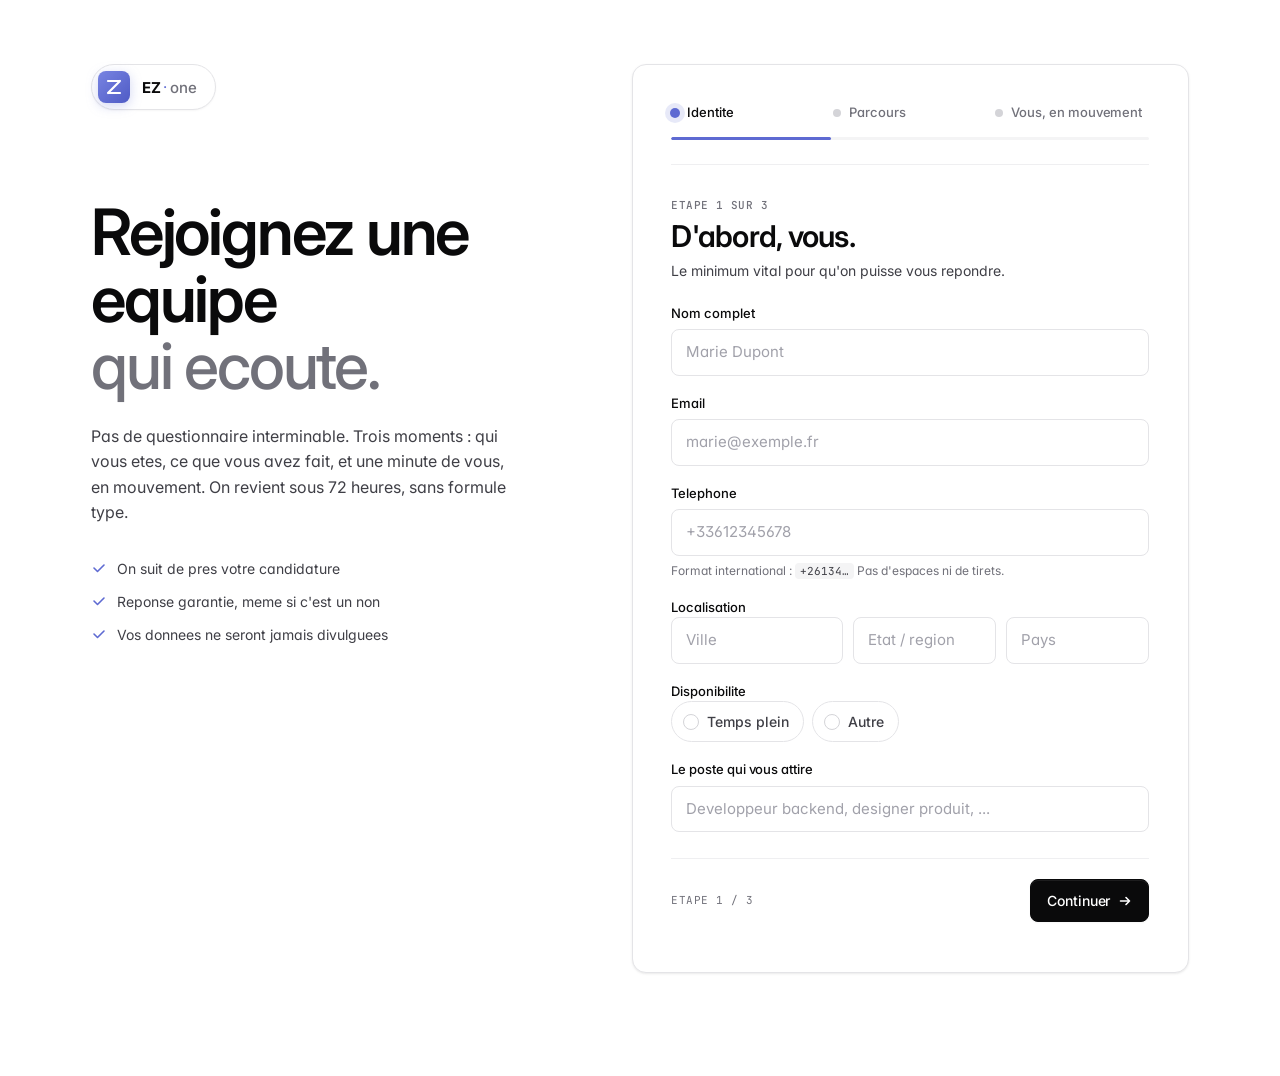
<file: frontend/index.html>
<!DOCTYPE html>
<html lang="fr">
<head>
  <meta charset="UTF-8" />
  <meta name="viewport" content="width=device-width, initial-scale=1.0, viewport-fit=cover" />
  <meta name="theme-color" content="#FFFFFF" />
  <title>Rejoindre EZ-one</title>
  <meta name="description" content="Postulez chez EZ-one. Trois etapes, un CV, une minute de video. On lit, on ecoute, on revient." />

  <link rel="preconnect" href="https://fonts.googleapis.com" />
  <link rel="preconnect" href="https://fonts.gstatic.com" crossorigin />
  <link href="https://fonts.googleapis.com/css2?family=Inter:wght@400;500;600;700&family=JetBrains+Mono:wght@400;500&display=swap" rel="stylesheet" />

  <link rel="stylesheet" href="styles.css" />
</head>
<body>

  <main class="layout">
    <!-- Colonne intro -->
    <aside class="intro" data-reveal>
      <header class="brand" aria-label="EZ-one — easy one, electronic exchange zone">
        <span class="brand__mark" aria-hidden="true">
          <svg width="32" height="32" viewBox="0 0 32 32" fill="none">
            <defs>
              <linearGradient id="ez-grad" x1="0" y1="0" x2="1" y2="1">
                <stop offset="0%" stop-color="#7884E2"/>
                <stop offset="100%" stop-color="#4F5BC5"/>
              </linearGradient>
            </defs>
            <rect width="32" height="32" rx="8" fill="url(#ez-grad)"/>
            <path d="M10 10h12M22 10 10 22M10 22h12" stroke="white" stroke-width="2.2" stroke-linecap="round" stroke-linejoin="round" fill="none"/>
          </svg>
        </span>
        <span class="brand__name">
          <span class="brand__bold">EZ</span><span class="brand__sep" aria-hidden="true">·</span><span class="brand__light">one</span>
        </span>
      </header>

      <h1 class="display">Rejoignez une equipe<br/><span class="display__accent">qui ecoute.</span></h1>

      <p class="lede">
        Pas de questionnaire interminable. Trois moments&nbsp;: qui vous etes,
        ce que vous avez fait, et une minute de vous, en mouvement. On revient
        sous 72&nbsp;heures, sans formule type.
      </p>

      <ul class="signals">
        <li>
          <svg class="signals__icon" width="16" height="16" viewBox="0 0 16 16" fill="none">
            <path d="M3 8l3.5 3.5L13 5" stroke="currentColor" stroke-width="1.6" stroke-linecap="round" stroke-linejoin="round"/>
          </svg>
          On suit de pres votre candidature
        </li>
        <li>
          <svg class="signals__icon" width="16" height="16" viewBox="0 0 16 16" fill="none">
            <path d="M3 8l3.5 3.5L13 5" stroke="currentColor" stroke-width="1.6" stroke-linecap="round" stroke-linejoin="round"/>
          </svg>
          Reponse garantie, meme si c'est un non
        </li>
        <li>
          <svg class="signals__icon" width="16" height="16" viewBox="0 0 16 16" fill="none">
            <path d="M3 8l3.5 3.5L13 5" stroke="currentColor" stroke-width="1.6" stroke-linecap="round" stroke-linejoin="round"/>
          </svg>
          Vos donnees ne seront jamais divulguees
        </li>
      </ul>
    </aside>

    <!-- Colonne formulaire (multi-step) -->
    <section class="card" data-reveal>

      <!-- Stepper -->
      <nav class="stepper" aria-label="Progression">
        <ol class="stepper__list">
          <li class="stepper__item is-active" data-step="1">
            <span class="stepper__dot"></span>
            <span class="stepper__label">Identite</span>
          </li>
          <li class="stepper__item" data-step="2">
            <span class="stepper__dot"></span>
            <span class="stepper__label">Parcours</span>
          </li>
          <li class="stepper__item" data-step="3">
            <span class="stepper__dot"></span>
            <span class="stepper__label">Vous, en mouvement</span>
          </li>
        </ol>
        <div class="stepper__rail">
          <span class="stepper__fill" style="--p: 33%"></span>
        </div>
      </nav>

      <form
        id="candidate-form"
        class="form"
        name="candidature"
        method="POST"
        action="/merci.html"
        data-netlify="true"
        data-netlify-honeypot="bot-field"
        novalidate
      >
        <input type="hidden" name="form-name" value="candidature" />
        <p class="hp" aria-hidden="true">
          <label>Ne pas remplir : <input name="bot-field" tabindex="-1" autocomplete="off" /></label>
        </p>

        <!-- Hidden URLs remplies par JS apres upload Cloudinary -->
        <input type="hidden" name="cv_url" id="cv-url" />
        <input type="hidden" name="cv_public_id" id="cv-public-id" />
        <input type="hidden" name="cv_bytes" id="cv-bytes" />
        <input type="hidden" name="video_url" id="video-url" />
        <input type="hidden" name="video_public_id" id="video-public-id" />
        <input type="hidden" name="video_bytes" id="video-bytes" />
        <input type="hidden" name="video_duration" id="video-duration" />
        <input type="hidden" name="submitted_at" id="submitted-at" />

        <!-- ===== ETAPE 1 — IDENTITE ===== -->
        <fieldset class="step is-active" data-step="1">
          <header class="step__head">
            <p class="step__kicker">Etape 1 sur 3</p>
            <h2 class="step__title">D'abord, vous.</h2>
            <p class="step__intro">Le minimum vital pour qu'on puisse vous repondre.</p>
          </header>

          <label class="field">
            <span class="field__label">Nom complet</span>
            <input type="text" name="full_name" required autocomplete="name" placeholder="Marie Dupont" />
          </label>

          <label class="field">
            <span class="field__label">Email</span>
            <input type="email" name="email" required autocomplete="email" placeholder="marie@exemple.fr" />
          </label>

          <label class="field">
            <span class="field__label">Telephone</span>
            <input
              type="tel"
              name="phone"
              required
              autocomplete="tel"
              placeholder="+33612345678"
              pattern="^\+\d{6,15}$"
              inputmode="tel"
              id="phone-input"
            />
            <span class="field__help" id="phone-help">Format international&nbsp;: <code>+26134…</code> Pas d'espaces ni de tirets.</span>
          </label>

          <fieldset class="field-group">
            <legend class="field__label">Localisation</legend>
            <div class="field-row field-row--3">
              <input type="text" name="city" required placeholder="Ville" autocomplete="address-level2" />
              <input type="text" name="state" placeholder="Etat / region" autocomplete="address-level1" />
              <input type="text" name="country" required placeholder="Pays" autocomplete="country-name" />
            </div>
          </fieldset>

          <fieldset class="field-group">
            <legend class="field__label">Disponibilite</legend>
            <div class="radio-group">
              <label class="radio-pill">
                <input type="radio" name="availability" value="full_time" required />
                <span class="radio-pill__check" aria-hidden="true"></span>
                <span class="radio-pill__label">Temps plein</span>
              </label>
              <label class="radio-pill">
                <input type="radio" name="availability" value="other" />
                <span class="radio-pill__check" aria-hidden="true"></span>
                <span class="radio-pill__label">Autre</span>
              </label>
            </div>
            <input
              type="text"
              name="availability_other"
              id="availability-other"
              class="field__inline-other"
              placeholder="Precisez (temps partiel, freelance, mission ponctuelle...)"
              hidden
            />
          </fieldset>

          <label class="field">
            <span class="field__label">Le poste qui vous attire</span>
            <input type="text" name="role" required placeholder="Developpeur backend, designer produit, ..." />
          </label>

          <div class="step__nav">
            <span class="step__hint">Etape&nbsp;1 / 3</span>
            <button type="button" class="btn btn--primary" data-action="next">
              Continuer
              <svg width="14" height="14" viewBox="0 0 14 14" fill="none">
                <path d="M2.5 7h9M8 3.5L11.5 7 8 10.5" stroke="currentColor" stroke-width="1.6" stroke-linecap="round" stroke-linejoin="round"/>
              </svg>
            </button>
          </div>
        </fieldset>

        <!-- ===== ETAPE 2 — CV ===== -->
        <fieldset class="step" data-step="2">
          <header class="step__head">
            <p class="step__kicker">Etape 2 sur 3</p>
            <h2 class="step__title">Votre parcours, en PDF.</h2>
            <p class="step__intro">Un CV qui vous ressemble. On lit chaque ligne &mdash; vraiment.</p>
          </header>

          <label class="dropzone" id="cv-drop">
            <input type="file" id="cv-input" accept="application/pdf" hidden />
            <div class="dropzone__inner">
              <span class="dropzone__icon" aria-hidden="true">
                <svg width="22" height="22" viewBox="0 0 22 22" fill="none">
                  <path d="M13 2H6a2 2 0 00-2 2v14a2 2 0 002 2h10a2 2 0 002-2V7l-5-5z" stroke="currentColor" stroke-width="1.6" stroke-linejoin="round"/>
                  <path d="M13 2v5h5" stroke="currentColor" stroke-width="1.6" stroke-linejoin="round"/>
                </svg>
              </span>
              <div class="dropzone__body">
                <span class="dropzone__title" id="cv-title">Glissez votre CV ici</span>
                <span class="dropzone__hint" id="cv-hint">ou cliquez pour parcourir &middot; PDF jusqu'a 25&nbsp;Mo</span>
                <progress class="dropzone__progress" id="cv-progress" max="100" value="0" hidden></progress>
              </div>
              <button type="button" class="dropzone__clear" id="cv-clear" hidden aria-label="Retirer le CV">
                <svg width="14" height="14" viewBox="0 0 14 14" fill="none">
                  <path d="M3.5 3.5l7 7M10.5 3.5l-7 7" stroke="currentColor" stroke-width="1.6" stroke-linecap="round"/>
                </svg>
              </button>
            </div>
          </label>

          <p class="micro">
            Astuce&nbsp;: si votre CV depasse 25&nbsp;Mo, c'est probablement
            que les images sont en haute resolution. Aplatissez-le.
          </p>

          <div class="step__nav">
            <button type="button" class="btn btn--ghost" data-action="prev">
              <svg width="14" height="14" viewBox="0 0 14 14" fill="none">
                <path d="M11.5 7h-9M6 3.5L2.5 7 6 10.5" stroke="currentColor" stroke-width="1.6" stroke-linecap="round" stroke-linejoin="round"/>
              </svg>
              Retour
            </button>
            <button type="button" class="btn btn--primary" data-action="next" id="cv-next" disabled>
              Continuer
              <svg width="14" height="14" viewBox="0 0 14 14" fill="none">
                <path d="M2.5 7h9M8 3.5L11.5 7 8 10.5" stroke="currentColor" stroke-width="1.6" stroke-linecap="round" stroke-linejoin="round"/>
              </svg>
            </button>
          </div>
        </fieldset>

        <!-- ===== ETAPE 3 — VIDEO ===== -->
        <fieldset class="step" data-step="3">
          <header class="step__head">
            <p class="step__kicker">Etape 3 sur 3</p>
            <h2 class="step__title">Une minute. Vous, sans filtre.</h2>
            <p class="step__intro">
              Pas de prompteur. Parlez-nous de ce qui vous anime, ou d'une chose
              qu'aucun CV ne dirait. On regarde le fond.
            </p>
          </header>

          <label class="dropzone dropzone--video" id="video-drop">
            <input type="file" id="video-input" accept="video/mp4,video/webm,video/quicktime" hidden />
            <div class="dropzone__inner">
              <span class="dropzone__icon dropzone__icon--video" aria-hidden="true">
                <svg width="24" height="24" viewBox="0 0 24 24" fill="none">
                  <rect x="2" y="6" width="14" height="12" rx="2" stroke="currentColor" stroke-width="1.6"/>
                  <path d="M16 10l5-3v10l-5-3v-4z" stroke="currentColor" stroke-width="1.6" stroke-linejoin="round"/>
                </svg>
              </span>
              <div class="dropzone__body">
                <span class="dropzone__title" id="video-title">Deposez votre video</span>
                <span class="dropzone__hint" id="video-hint">MP4 / WebM / MOV &middot; jusqu'a 100&nbsp;Mo &middot; ~60&nbsp;sec</span>
                <progress class="dropzone__progress" id="video-progress" max="100" value="0" hidden></progress>
              </div>
              <button type="button" class="dropzone__clear" id="video-clear" hidden aria-label="Retirer la video">
                <svg width="14" height="14" viewBox="0 0 14 14" fill="none">
                  <path d="M3.5 3.5l7 7M10.5 3.5l-7 7" stroke="currentColor" stroke-width="1.6" stroke-linecap="round"/>
                </svg>
              </button>
            </div>
          </label>

          <video id="video-preview" class="video-preview" controls hidden playsinline></video>

          <p class="micro">
            Stockage en UE, accessible uniquement par notre equipe.
            Vous pouvez retirer votre video a tout moment en repondant
            a notre email de confirmation.
          </p>

          <div class="step__nav">
            <button type="button" class="btn btn--ghost" data-action="prev">
              <svg width="14" height="14" viewBox="0 0 14 14" fill="none">
                <path d="M11.5 7h-9M6 3.5L2.5 7 6 10.5" stroke="currentColor" stroke-width="1.6" stroke-linecap="round" stroke-linejoin="round"/>
              </svg>
              Retour
            </button>
            <button type="submit" class="btn btn--primary btn--send" id="submit-btn" disabled>
              <span class="btn__label">Envoyer mon dossier</span>
              <svg class="btn__arrow" width="14" height="14" viewBox="0 0 14 14" fill="none">
                <path d="M2.5 7h9M8 3.5L11.5 7 8 10.5" stroke="currentColor" stroke-width="1.6" stroke-linecap="round" stroke-linejoin="round"/>
              </svg>
              <span class="btn__spinner" aria-hidden="true"></span>
            </button>
          </div>
        </fieldset>

        <div class="status" id="status" role="status" aria-live="polite"></div>
      </form>
    </section>
  </main>

  <script src="config.js"></script>
  <script src="app.js" defer></script>
</body>
</html>
</file>
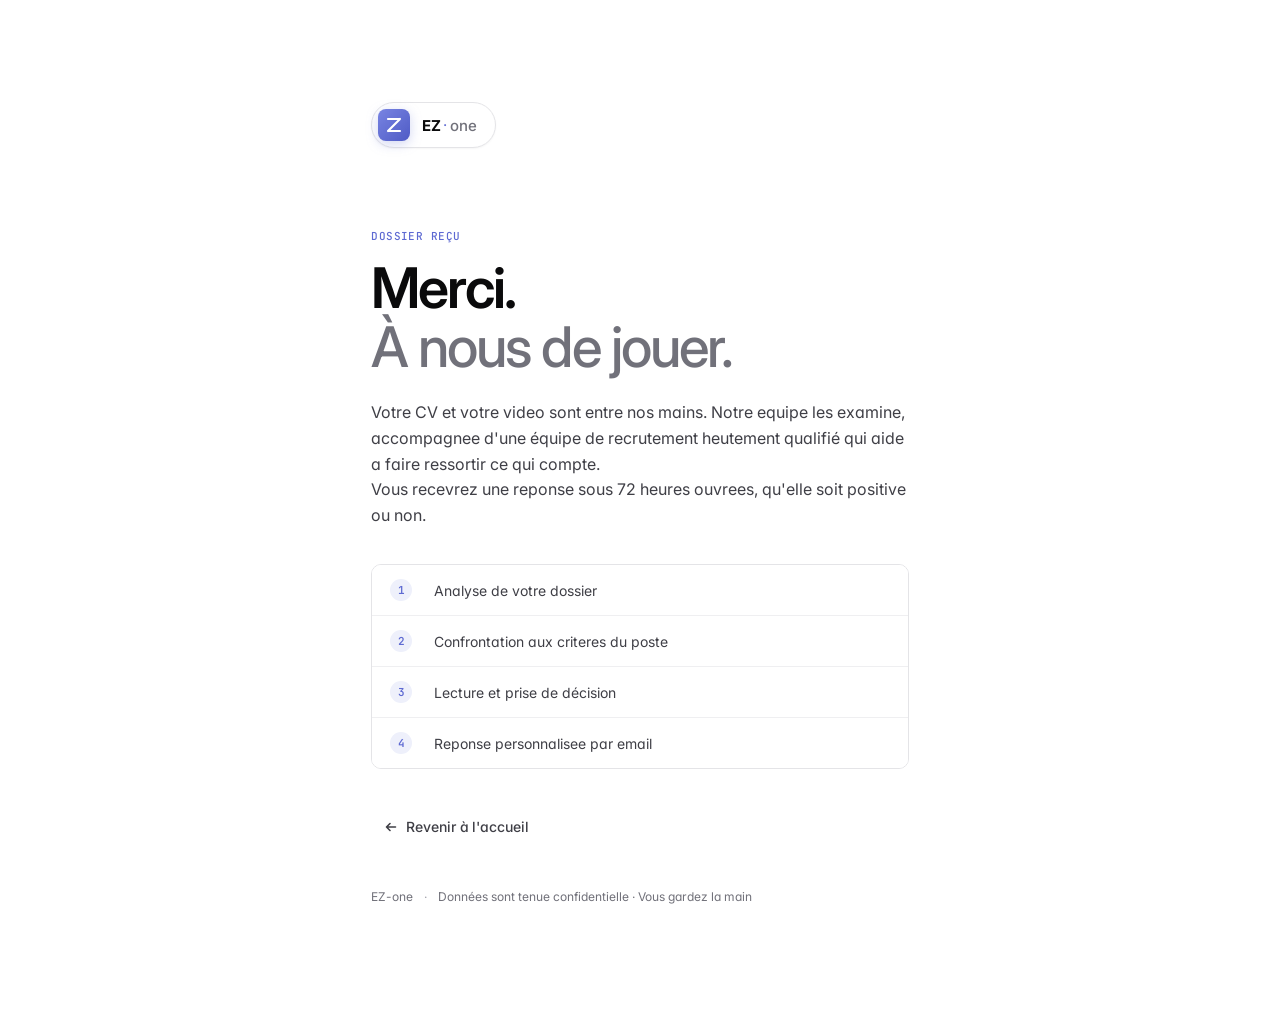
<file: frontend/merci.html>
<!DOCTYPE html>
<html lang="fr">
<head>
  <meta charset="UTF-8" />
  <meta name="viewport" content="width=device-width, initial-scale=1.0, viewport-fit=cover" />
  <meta name="theme-color" content="#FFFFFF" />
  <title>Bien recu — EZ-one</title>
  <meta name="description" content="Votre dossier est entre nos mains." />
  <meta name="robots" content="noindex" />

  <link rel="preconnect" href="https://fonts.googleapis.com" />
  <link rel="preconnect" href="https://fonts.gstatic.com" crossorigin />
  <link href="https://fonts.googleapis.com/css2?family=Inter:wght@400;500;600;700&family=JetBrains+Mono:wght@400;500&display=swap" rel="stylesheet" />

  <link rel="stylesheet" href="styles.css" />
</head>
<body>
  <main class="thanks" data-reveal>
    <header class="brand thanks__brand" aria-label="EZ-one — easy one, electronic exchange zone">
      <span class="brand__mark" aria-hidden="true">
        <svg width="32" height="32" viewBox="0 0 32 32" fill="none">
          <defs>
            <linearGradient id="ez-grad-thanks" x1="0" y1="0" x2="1" y2="1">
              <stop offset="0%" stop-color="#7884E2"/>
              <stop offset="100%" stop-color="#4F5BC5"/>
            </linearGradient>
          </defs>
          <rect width="32" height="32" rx="8" fill="url(#ez-grad-thanks)"/>
          <path d="M10 10h12M22 10 10 22M10 22h12" stroke="white" stroke-width="2.2" stroke-linecap="round" stroke-linejoin="round" fill="none"/>
        </svg>
      </span>
      <span class="brand__name">
        <span class="brand__bold">EZ</span><span class="brand__sep" aria-hidden="true">·</span><span class="brand__light">one</span>
      </span>
    </header>

    <p class="thanks__kicker">Dossier re&ccedil;u</p>

    <h1 class="thanks__title">
      Merci.<br/><em>&Agrave; nous de jouer.</em>
    </h1>

    <p class="thanks__lede">
      Votre CV et votre video sont entre nos mains. Notre equipe les
      examine, accompagnee d'une &eacute;quipe de recrutement heutement qualifi&eacute; qui aide a faire ressortir
      ce qui compte.<br>Vous recevrez une reponse sous 72&nbsp;heures
      ouvrees, qu'elle soit positive ou non.
    </p>

    <ul class="thanks__steps">
      <li><span class="thanks__num">1</span> Analyse de votre dossier</li>
      <li><span class="thanks__num">2</span> Confrontation aux criteres du poste</li>
      <li><span class="thanks__num">3</span> Lecture et prise de d&eacute;cision</li>
      <li><span class="thanks__num">4</span> Reponse personnalisee par email</li>
    </ul>

    <a href="/" class="btn btn--ghost thanks__back">
      <svg width="14" height="14" viewBox="0 0 14 14" fill="none">
        <path d="M11.5 7h-9M6 3.5L2.5 7 6 10.5" stroke="currentColor" stroke-width="1.6" stroke-linecap="round" stroke-linejoin="round"/>
      </svg>
      Revenir &agrave; l'accueil
    </a>

    <footer class="thanks__foot">
      <span>EZ-one</span>
      <span class="dot">·</span>
      <span>Donn&eacute;es sont tenue confidentielle · Vous gardez la main</span>
    </footer>
  </main>
</body>
</html>
</file>
<file: frontend/styles.css>
/* =========================================================
   EZ-one — formulaire candidat
   Design system : minimaliste, inspire Linear / Apple
   Inter en sans-serif unique, fond blanc/gris tres clair,
   bordures fines, accent indigo, micro-interactions discretes.
   ========================================================= */

:root {
  /* Surfaces */
  --surface:        #FFFFFF;
  --surface-soft:   #FAFAFB;
  --surface-mute:   #F4F4F5;

  /* Borders */
  --border:         #E4E4E7;
  --border-soft:    #EFEFF1;
  --border-strong:  #D4D4D8;

  /* Text */
  --text:           #0A0A0B;
  --text-soft:      #3F3F46;
  --text-mute:      #71717A;
  --text-faint:     #A1A1AA;

  /* Accent (Linear-style indigo) */
  --accent:         #5E6AD2;
  --accent-hover:   #4F5BC5;
  --accent-soft:    #EEF0FB;
  --accent-ring:    rgba(94, 106, 210, 0.15);

  /* Status */
  --error:          #DC2626;
  --error-soft:     #FEF2F2;
  --success:        #16A34A;
  --success-soft:   #F0FDF4;

  /* Shadows (very subtle) */
  --shadow-xs:      0 1px 2px rgba(15, 15, 16, 0.04);
  --shadow-sm:      0 1px 3px rgba(15, 15, 16, 0.06), 0 1px 2px rgba(15, 15, 16, 0.04);
  --shadow-md:      0 4px 6px -1px rgba(15, 15, 16, 0.06), 0 2px 4px -2px rgba(15, 15, 16, 0.04);
  --shadow-lg:      0 12px 24px -8px rgba(15, 15, 16, 0.08), 0 4px 8px -4px rgba(15, 15, 16, 0.04);

  /* Geometry */
  --radius-xs:      6px;
  --radius-sm:      8px;
  --radius:         10px;
  --radius-lg:      14px;
  --radius-xl:      18px;

  --max:            1200px;
  --gutter:         clamp(20px, 4vw, 56px);

  --ease:           cubic-bezier(.2,.8,.2,1);
  --ease-snappy:    cubic-bezier(.16,1,.3,1);
}

* { box-sizing: border-box; }

html { -webkit-text-size-adjust: 100%; }

body {
  margin: 0;
  background: var(--surface);
  color: var(--text);
  font-family:
    "Inter",
    -apple-system, BlinkMacSystemFont, "SF Pro Text", "Segoe UI",
    Roboto, "Helvetica Neue", Arial, sans-serif;
  font-size: 15px;
  line-height: 1.5;
  font-feature-settings: "cv02", "cv03", "cv04", "cv11", "ss01";
  -webkit-font-smoothing: antialiased;
  -moz-osx-font-smoothing: grayscale;
  text-rendering: optimizeLegibility;
  min-height: 100vh;
  overflow-x: hidden;
}

::selection { background: var(--accent-soft); color: var(--accent); }

/* ===================== LAYOUT ===================== */

.layout {
  max-width: var(--max);
  margin: 0 auto;
  padding: clamp(28px, 5vw, 80px) var(--gutter) clamp(60px, 8vw, 120px);
  display: grid;
  grid-template-columns: minmax(0, 5fr) minmax(0, 6fr);
  gap: clamp(36px, 6vw, 88px);
  align-items: start;
}

@media (max-width: 880px) {
  .layout { grid-template-columns: 1fr; gap: 40px; }
}

/* ===================== INTRO ===================== */

.intro { position: sticky; top: 64px; }
@media (max-width: 880px) { .intro { position: static; } }

.brand {
  display: inline-flex;
  align-items: center;
  gap: 12px;
  padding: 6px 18px 6px 6px;
  border: 1px solid var(--border);
  border-radius: 999px;
  background: var(--surface);
  margin-bottom: clamp(48px, 8vw, 88px);
  box-shadow: var(--shadow-xs);
  text-decoration: none;
  transition: border-color .2s var(--ease), box-shadow .2s var(--ease), transform .2s var(--ease);
}

.brand:hover {
  border-color: var(--border-strong);
  box-shadow: var(--shadow-sm);
  transform: translateY(-1px);
}

.brand__mark {
  display: inline-flex;
  align-items: center;
  justify-content: center;
  flex-shrink: 0;
  filter: drop-shadow(0 3px 6px rgba(94, 106, 210, 0.28));
}

.brand__name {
  font-size: 15px;
  letter-spacing: -0.012em;
  display: inline-flex;
  align-items: baseline;
  color: var(--text);
  line-height: 1;
}

.brand__bold {
  font-weight: 700;
  letter-spacing: -0.025em;
}

.brand__sep {
  color: var(--accent);
  margin: 0 3px;
  font-weight: 400;
  position: relative;
  top: -1px;
}

.brand__light {
  font-weight: 500;
  color: var(--text-mute);
  letter-spacing: 0;
}

.display {
  font-size: clamp(40px, 6vw, 64px);
  line-height: 1.05;
  letter-spacing: -0.035em;
  font-weight: 600;
  margin: 0 0 24px;
  color: var(--text);
}

.display__accent {
  color: var(--text-mute);
  font-weight: 500;
}

.lede {
  font-size: 16px;
  line-height: 1.6;
  color: var(--text-soft);
  max-width: 42ch;
  margin: 0 0 32px;
}

/* Trust signals */
.signals {
  list-style: none;
  padding: 0;
  margin: 0;
  display: flex;
  flex-direction: column;
  gap: 12px;
}

.signals li {
  display: flex;
  align-items: center;
  gap: 10px;
  font-size: 14px;
  color: var(--text-soft);
}

.signals__icon {
  flex-shrink: 0;
  color: var(--accent);
  width: 16px;
  height: 16px;
}

/* ===================== CARD (form) ===================== */

.card {
  background: var(--surface);
  border: 1px solid var(--border);
  border-radius: var(--radius-lg);
  box-shadow: var(--shadow-sm);
  padding: clamp(24px, 3vw, 40px);
  position: relative;
}

@media (max-width: 540px) {
  .card {
    border-radius: var(--radius);
    padding: 20px;
  }
}

/* ===================== STEPPER ===================== */

.stepper {
  margin-bottom: 32px;
  padding-bottom: 24px;
  border-bottom: 1px solid var(--border-soft);
}

.stepper__list {
  list-style: none;
  padding: 0;
  margin: 0 0 14px;
  display: flex;
  gap: 8px;
}

.stepper__item {
  display: flex;
  align-items: center;
  gap: 8px;
  flex: 1;
  min-width: 0;
  font-size: 13px;
  font-weight: 500;
  color: var(--text-mute);
  transition: color .25s var(--ease);
}

.stepper__item.is-active { color: var(--text); }
.stepper__item.is-done   { color: var(--accent); }

.stepper__dot {
  width: 8px;
  height: 8px;
  border-radius: 50%;
  background: var(--border-strong);
  flex-shrink: 0;
  transition: background .25s var(--ease), transform .25s var(--ease);
}

.stepper__item.is-active .stepper__dot {
  background: var(--accent);
  transform: scale(1.25);
  box-shadow: 0 0 0 4px var(--accent-ring);
}

.stepper__item.is-done .stepper__dot { background: var(--accent); }

.stepper__label {
  overflow: hidden;
  text-overflow: ellipsis;
  white-space: nowrap;
  letter-spacing: -0.005em;
}

.stepper__rail {
  height: 3px;
  background: var(--surface-mute);
  border-radius: 999px;
  overflow: hidden;
}

.stepper__fill {
  display: block;
  height: 100%;
  width: var(--p, 33%);
  background: var(--accent);
  border-radius: 999px;
  transition: width .55s var(--ease-snappy);
}

@media (max-width: 540px) {
  .stepper__list { gap: 6px; }
  .stepper__item { font-size: 12px; gap: 6px; }
}

/* ===================== FORM ===================== */

.form { position: relative; }

.hp { position: absolute; left: -10000px; top: -10000px; height: 0; overflow: hidden; }

/* ----- Steps ----- */

.step {
  border: 0;
  padding: 0;
  margin: 0;
  display: none;
  flex-direction: column;
  gap: 18px;
  animation: stepIn .4s var(--ease-snappy);
}

.step.is-active { display: flex; }

@keyframes stepIn {
  from { opacity: 0; transform: translateY(8px); }
  to   { opacity: 1; transform: translateY(0); }
}

.step__head { display: flex; flex-direction: column; gap: 6px; margin-bottom: 4px; }

.step__kicker {
  font-family: "JetBrains Mono", ui-monospace, "SF Mono", Menlo, monospace;
  font-size: 11px;
  font-weight: 500;
  letter-spacing: 0.04em;
  color: var(--text-mute);
  margin: 0;
  text-transform: uppercase;
}

.step__title {
  font-size: clamp(22px, 2.6vw, 30px);
  font-weight: 600;
  line-height: 1.15;
  letter-spacing: -0.025em;
  color: var(--text);
  margin: 0;
}

.step__intro {
  font-size: 14px;
  line-height: 1.55;
  color: var(--text-soft);
  margin: 0;
  max-width: 52ch;
}

/* ----- Fields ----- */

.field {
  display: flex;
  flex-direction: column;
  gap: 6px;
}

.field__label {
  font-size: 13px;
  font-weight: 500;
  color: var(--text);
  letter-spacing: -0.005em;
}

.field input[type="text"],
.field input[type="email"],
.field input[type="tel"],
.field-row input,
.field__inline-other {
  appearance: none;
  width: 100%;
  background: var(--surface);
  border: 1px solid var(--border);
  border-radius: var(--radius-sm);
  padding: 11px 14px;
  font: inherit;
  font-size: 15px;
  color: var(--text);
  transition: border-color .15s ease, box-shadow .15s ease, background .15s ease;
  outline: none;
}

.field input::placeholder,
.field-row input::placeholder,
.field__inline-other::placeholder { color: var(--text-faint); }

.field input:hover,
.field-row input:hover,
.field__inline-other:hover { border-color: var(--border-strong); }

.field input:focus,
.field-row input:focus,
.field__inline-other:focus {
  border-color: var(--accent);
  box-shadow: 0 0 0 3px var(--accent-ring);
}

.field input.is-invalid,
.field input:invalid:not(:placeholder-shown):not(:focus) {
  border-color: var(--error);
}

.field input.is-invalid + .field__help,
.field input:invalid:not(:placeholder-shown):not(:focus) + .field__help {
  color: var(--error);
}

.field__help {
  font-size: 12px;
  color: var(--text-mute);
  line-height: 1.5;
  transition: color .15s ease;
}

.field__help code {
  font-family: "JetBrains Mono", ui-monospace, monospace;
  font-size: 11px;
  background: var(--surface-mute);
  padding: 1px 5px;
  border-radius: 4px;
  color: var(--text-soft);
}

/* Field group (localisation, dispo) */
.field-group {
  border: 0;
  padding: 0;
  margin: 0;
  display: flex;
  flex-direction: column;
  gap: 8px;
}

.field-group .field__label,
.field-group legend.field__label {
  padding: 0;
  margin: 0;
}

.field-row {
  display: grid;
  grid-template-columns: 1fr 1fr;
  gap: 10px;
}

.field-row--3 {
  grid-template-columns: 1.2fr 1fr 1fr;
}

@media (max-width: 540px) {
  .field-row, .field-row--3 { grid-template-columns: 1fr; }
}

/* ----- Radio pills ----- */

.radio-group {
  display: flex;
  flex-wrap: wrap;
  gap: 8px;
}

.radio-pill {
  position: relative;
  display: inline-flex;
  align-items: center;
  gap: 8px;
  padding: 9px 14px 9px 11px;
  border: 1px solid var(--border);
  border-radius: 999px;
  background: var(--surface);
  cursor: pointer;
  font-size: 14px;
  font-weight: 500;
  color: var(--text-soft);
  transition: all .18s var(--ease);
  user-select: none;
}

.radio-pill:hover {
  border-color: var(--border-strong);
  background: var(--surface-soft);
}

.radio-pill input {
  position: absolute;
  opacity: 0;
  inset: 0;
  cursor: pointer;
}

.radio-pill__check {
  width: 16px;
  height: 16px;
  border: 1.5px solid var(--border-strong);
  border-radius: 50%;
  position: relative;
  flex-shrink: 0;
  transition: border-color .15s ease, background .15s ease;
}

.radio-pill__check::after {
  content: "";
  position: absolute;
  inset: 3px;
  border-radius: 50%;
  background: var(--accent);
  transform: scale(0);
  transition: transform .18s var(--ease-snappy);
}

.radio-pill input:checked ~ .radio-pill__check {
  border-color: var(--accent);
}

.radio-pill input:checked ~ .radio-pill__check::after {
  transform: scale(1);
}

.radio-pill:has(input:checked) {
  border-color: var(--accent);
  background: var(--accent-soft);
  color: var(--accent);
}

.radio-pill input:focus-visible ~ .radio-pill__check {
  box-shadow: 0 0 0 3px var(--accent-ring);
}

.field__inline-other {
  margin-top: 4px;
  animation: stepIn .25s var(--ease-snappy);
}

/* ----- Dropzones ----- */

.dropzone {
  display: block;
  border: 1.5px dashed var(--border-strong);
  border-radius: var(--radius);
  background: var(--surface-soft);
  padding: 24px;
  cursor: pointer;
  transition: all .18s var(--ease);
}

.dropzone:hover, .dropzone.is-drag {
  border-color: var(--accent);
  background: var(--accent-soft);
  transform: translateY(-1px);
}

.dropzone.is-uploading {
  border-style: solid;
  border-color: var(--accent);
  background: var(--accent-soft);
  cursor: progress;
}

.dropzone.is-uploaded {
  border-style: solid;
  border-color: var(--success);
  background: var(--success-soft);
  cursor: default;
}

.dropzone.is-uploaded:hover { transform: none; }

.dropzone__inner {
  display: grid;
  grid-template-columns: 44px 1fr auto;
  align-items: center;
  gap: 14px;
}

.dropzone__icon {
  width: 44px; height: 44px;
  display: inline-flex;
  align-items: center;
  justify-content: center;
  background: var(--surface);
  color: var(--text-soft);
  border: 1px solid var(--border);
  border-radius: var(--radius-sm);
  transition: all .18s var(--ease);
}

.dropzone:hover .dropzone__icon, .dropzone.is-drag .dropzone__icon {
  background: var(--accent);
  border-color: var(--accent);
  color: white;
}

.dropzone.is-uploading .dropzone__icon {
  background: var(--accent);
  border-color: var(--accent);
  color: white;
}

.dropzone.is-uploaded .dropzone__icon {
  background: var(--success);
  border-color: var(--success);
  color: white;
}

.dropzone__icon--video { /* hint visuel: icone camera plus prominente */ }

.dropzone__body { min-width: 0; display: flex; flex-direction: column; gap: 2px; }

.dropzone__title {
  font-size: 14px;
  font-weight: 500;
  color: var(--text);
  letter-spacing: -0.005em;
  line-height: 1.3;
  overflow: hidden;
  text-overflow: ellipsis;
  white-space: nowrap;
}

.dropzone__hint {
  font-size: 12.5px;
  color: var(--text-mute);
  line-height: 1.4;
}

.dropzone__progress {
  margin-top: 8px;
  width: 100%;
  height: 3px;
  appearance: none;
  border: 0;
  background: var(--border-soft);
  border-radius: 999px;
  overflow: hidden;
}
.dropzone__progress::-webkit-progress-bar { background: var(--border-soft); }
.dropzone__progress::-webkit-progress-value { background: var(--accent); transition: width .2s ease; }
.dropzone__progress::-moz-progress-bar { background: var(--accent); }

.dropzone__clear {
  appearance: none;
  border: 0;
  background: transparent;
  width: 28px; height: 28px;
  border-radius: 50%;
  color: var(--text-mute);
  cursor: pointer;
  display: inline-flex;
  align-items: center;
  justify-content: center;
  transition: background .15s ease, color .15s ease;
}
.dropzone__clear:hover { background: var(--surface-mute); color: var(--error); }

.video-preview {
  width: 100%;
  max-height: 360px;
  border-radius: var(--radius);
  background: black;
  margin-top: 10px;
  box-shadow: var(--shadow-sm);
}

/* ----- Misc ----- */

.micro {
  font-size: 12.5px;
  color: var(--text-mute);
  margin: 0;
  padding: 8px 12px;
  background: var(--surface-soft);
  border-radius: var(--radius-sm);
  line-height: 1.5;
  border-left: 2px solid var(--border);
}

.step__nav {
  display: flex;
  justify-content: space-between;
  align-items: center;
  gap: 12px;
  margin-top: 8px;
  padding-top: 20px;
  border-top: 1px solid var(--border-soft);
}

.step__hint {
  font-family: "JetBrains Mono", ui-monospace, monospace;
  font-size: 11px;
  letter-spacing: 0.04em;
  color: var(--text-mute);
  text-transform: uppercase;
}

/* ===================== BUTTONS ===================== */

.btn {
  appearance: none;
  border: 1px solid transparent;
  background: transparent;
  font: inherit;
  font-size: 14px;
  font-weight: 500;
  letter-spacing: -0.005em;
  padding: 10px 16px;
  border-radius: var(--radius-sm);
  cursor: pointer;
  display: inline-flex;
  align-items: center;
  gap: 8px;
  transition:
    background .15s ease,
    border-color .15s ease,
    color .15s ease,
    transform .15s ease,
    box-shadow .15s ease;
  position: relative;
  margin-left: auto;
  text-decoration: none;
  white-space: nowrap;
  outline: none;
}

.btn:focus-visible {
  box-shadow: 0 0 0 3px var(--accent-ring);
}

.btn--primary {
  background: var(--text);
  color: white;
  border-color: var(--text);
  box-shadow: var(--shadow-xs), inset 0 1px 0 rgba(255,255,255,0.08);
}

.btn--primary:hover:not(:disabled) {
  background: #1F1F22;
  transform: translateY(-1px);
  box-shadow: var(--shadow-md), inset 0 1px 0 rgba(255,255,255,0.08);
}

.btn--primary:active:not(:disabled) {
  transform: translateY(0);
  box-shadow: var(--shadow-xs), inset 0 1px 0 rgba(255,255,255,0.08);
}

.btn--send {
  background: var(--accent);
  border-color: var(--accent);
}

.btn--send:hover:not(:disabled) {
  background: var(--accent-hover);
  border-color: var(--accent-hover);
  box-shadow: 0 6px 16px -4px rgba(94, 106, 210, 0.4);
}

.btn:disabled {
  opacity: .45;
  cursor: not-allowed;
  transform: none !important;
  box-shadow: none !important;
}

.btn--ghost {
  background: transparent;
  color: var(--text-soft);
  margin-left: 0;
  padding: 10px 12px;
}

.btn--ghost:hover {
  background: var(--surface-mute);
  color: var(--text);
}

/* Button arrow micro-interaction */
.btn svg { transition: transform .2s var(--ease-snappy); }
.btn:hover:not(:disabled) svg { transform: translateX(2px); }
.btn--ghost:hover svg { transform: translateX(-2px); }

/* Loading state */
.btn__spinner {
  display: none;
  width: 14px; height: 14px;
  border: 1.5px solid currentColor;
  border-right-color: transparent;
  border-radius: 50%;
  animation: spin .65s linear infinite;
}

.btn.is-loading .btn__label::after {
  content: "...";
  display: inline-block;
  animation: dots 1.4s infinite;
}

.btn.is-loading .btn__arrow { display: none; }
.btn.is-loading .btn__spinner { display: inline-block; }

@keyframes spin { to { transform: rotate(360deg); } }
@keyframes dots {
  0%, 20%   { opacity: 0; }
  40%       { opacity: .4; }
  60%, 100% { opacity: 1; }
}

/* ===================== STATUS ===================== */

.status {
  font-size: 13px;
  margin-top: 12px;
  padding: 0;
  border-radius: var(--radius-sm);
  line-height: 1.5;
  transition: padding .15s ease;
}

.status:not(:empty) {
  padding: 10px 12px;
  border: 1px solid transparent;
}

.status.is-error {
  background: var(--error-soft);
  color: var(--error);
  border-color: rgba(220, 38, 38, 0.15);
}

.status.is-ok {
  background: var(--success-soft);
  color: var(--success);
  border-color: rgba(22, 163, 74, 0.15);
}

.status.is-info {
  background: var(--surface-mute);
  color: var(--text-soft);
  border-color: var(--border);
}

/* ===================== ENTRANCE ===================== */

[data-reveal] {
  opacity: 0;
  transform: translateY(10px);
  animation: rise .7s var(--ease-snappy) forwards;
}

.intro[data-reveal]   { animation-delay: .05s; }
.card[data-reveal]    { animation-delay: .18s; }

@keyframes rise {
  to { opacity: 1; transform: translateY(0); }
}

@media (prefers-reduced-motion: reduce) {
  *, *::before, *::after {
    animation-duration: .01ms !important;
    animation-iteration-count: 1 !important;
    transition-duration: .01ms !important;
  }
}

/* ===================== THANKS PAGE ===================== */

.thanks {
  max-width: 640px;
  margin: 0 auto;
  padding: clamp(48px, 8vw, 120px) var(--gutter) clamp(60px, 8vw, 120px);
}

.thanks__brand { margin-bottom: clamp(40px, 8vw, 80px); }

.thanks__kicker {
  font-family: "JetBrains Mono", ui-monospace, monospace;
  font-size: 11px;
  letter-spacing: 0.04em;
  color: var(--accent);
  margin: 0 0 14px;
  text-transform: uppercase;
  font-weight: 500;
}

.thanks__title {
  font-size: clamp(36px, 5vw, 56px);
  font-weight: 600;
  line-height: 1.05;
  letter-spacing: -0.035em;
  margin: 0 0 24px;
  color: var(--text);
}

.thanks__title em {
  font-style: normal;
  color: var(--text-mute);
  font-weight: 500;
}

.thanks__lede {
  font-size: 16px;
  line-height: 1.6;
  color: var(--text-soft);
  max-width: 56ch;
  margin: 0 0 36px;
}

.thanks__steps {
  list-style: none;
  padding: 0;
  margin: 0 0 36px;
  border: 1px solid var(--border);
  border-radius: var(--radius);
  overflow: hidden;
}

.thanks__steps li {
  display: grid;
  grid-template-columns: 32px 1fr;
  gap: 12px;
  align-items: center;
  padding: 14px 18px;
  font-size: 14px;
  color: var(--text-soft);
  background: var(--surface);
}

.thanks__steps li + li { border-top: 1px solid var(--border-soft); }

.thanks__num {
  width: 22px; height: 22px;
  border-radius: 50%;
  background: var(--accent-soft);
  color: var(--accent);
  display: inline-flex;
  align-items: center;
  justify-content: center;
  font-family: "JetBrains Mono", ui-monospace, monospace;
  font-size: 11px;
  font-weight: 600;
}

.thanks__back {
  display: inline-flex;
  margin-left: 0 !important;
}

.thanks__foot {
  margin-top: 40px;
  font-size: 12px;
  color: var(--text-mute);
}

.thanks__foot .dot { margin: 0 8px; color: var(--text-faint); }
</file>
